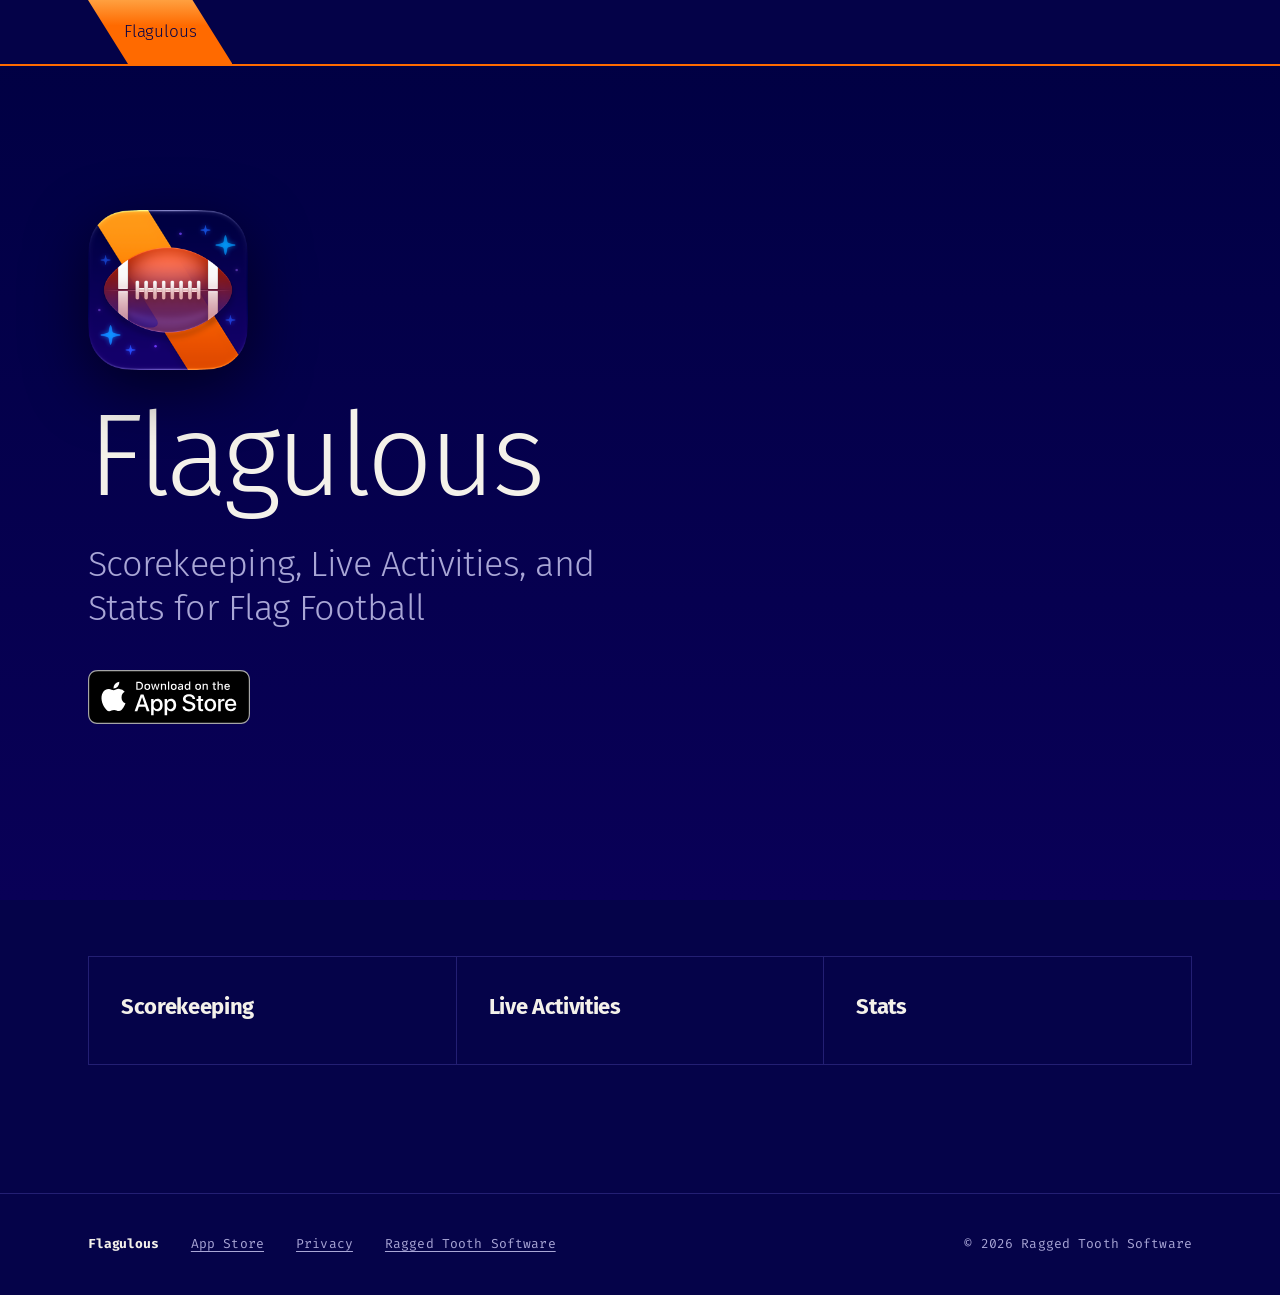
<file: index.html>
<!doctype html>
<html lang="en">
<head>
  <meta charset="utf-8">
  <meta name="viewport" content="width=device-width, initial-scale=1">
  <title>Flagulous: Scorekeeping, Live Activities, and Stats for Flag Football</title>
  <meta name="description" content="Flagulous: scorekeeping, Live Activities, and stats for flag football. From Ragged Tooth Software.">
  <meta name="apple-itunes-app" content="app-id=6762059068">
  <link rel="icon" type="image/png" href="img/favicon.png">
  <link rel="apple-touch-icon" href="img/apple-touch-icon.png">
  <link rel="preconnect" href="https://fonts.googleapis.com">
  <link rel="preconnect" href="https://fonts.gstatic.com" crossorigin>
  <link href="https://fonts.googleapis.com/css2?family=Fira+Code:wght@400;500&family=Fira+Sans:wght@300;400;500;600;700;800&display=swap" rel="stylesheet">
  <link rel="stylesheet" href="assets/css/style.css">
</head>
<body class="theme-flagulous">

  <header class="site-header">
    <div class="wrap">
      <a class="brand" href="./">Flagulous</a>
    </div>
  </header>

  <main>
    <section class="hero">
      <div class="wrap">
        <img class="app-icon" src="img/app-icon.png" width="160" height="160" alt="Flagulous app icon">
        <h1 class="display">Flagulous</h1>
        <p class="tagline">Scorekeeping, Live Activities, and Stats for Flag Football</p>
        <a class="store-badge" href="https://apps.apple.com/us/app/flagulous/id6762059068">
          <img src="img/app-store-badge.svg" width="162" height="54" alt="Download on the App Store">
        </a>
      </div>
    </section>

    <section class="section">
      <div class="wrap">
        <div class="features">
          <article class="feature">
            <h3>Scorekeeping</h3>
          </article>
          <article class="feature">
            <h3>Live Activities</h3>
          </article>
          <article class="feature">
            <h3>Stats</h3>
          </article>
        </div>
      </div>
    </section>
  </main>

  <footer class="site-footer mono">
    <div class="wrap">
      <a class="brand" href="./">Flagulous</a>
      <a href="https://apps.apple.com/us/app/flagulous/id6762059068">App Store</a>
      <a href="privacy/">Privacy</a>
      <a href="https://raggedtoothsoftware.com/">Ragged Tooth Software</a>
      <span class="copy">&copy; 2026 Ragged Tooth Software</span>
    </div>
  </footer>

</body>
</html>
</file>
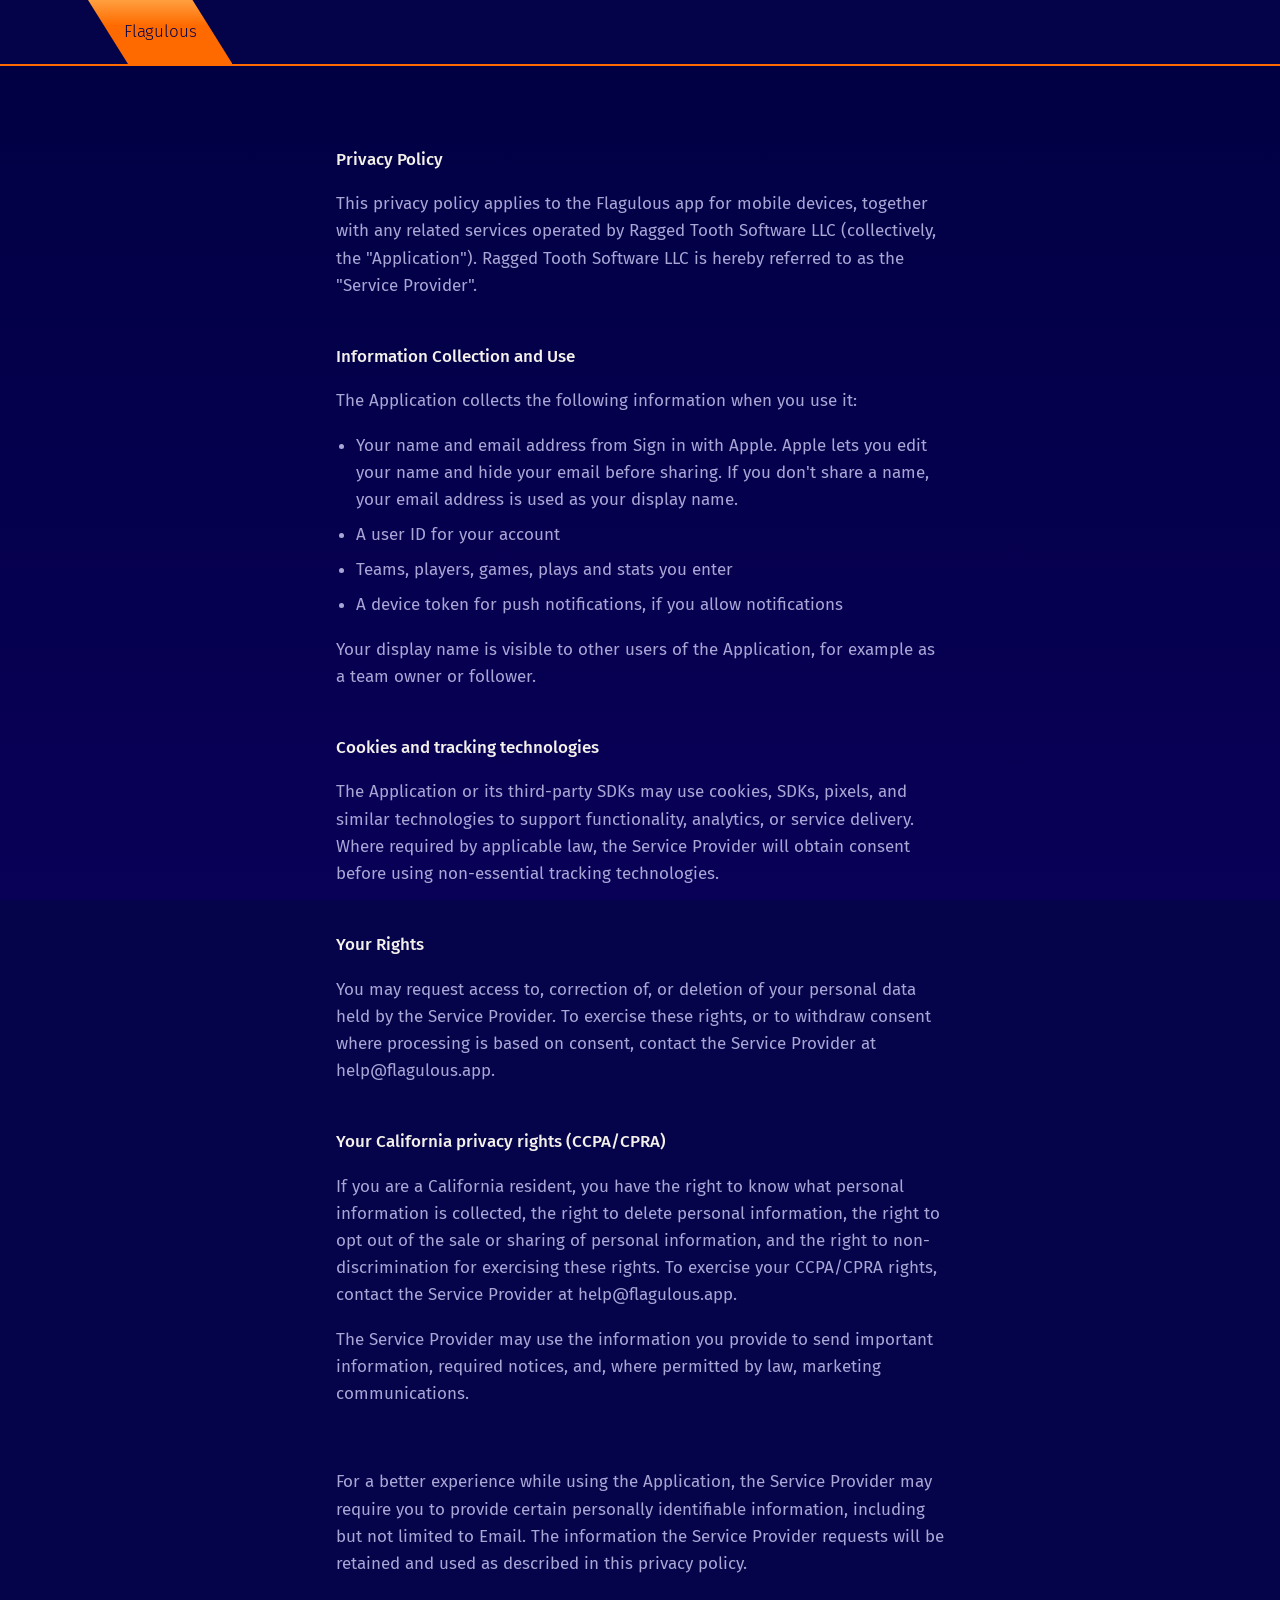
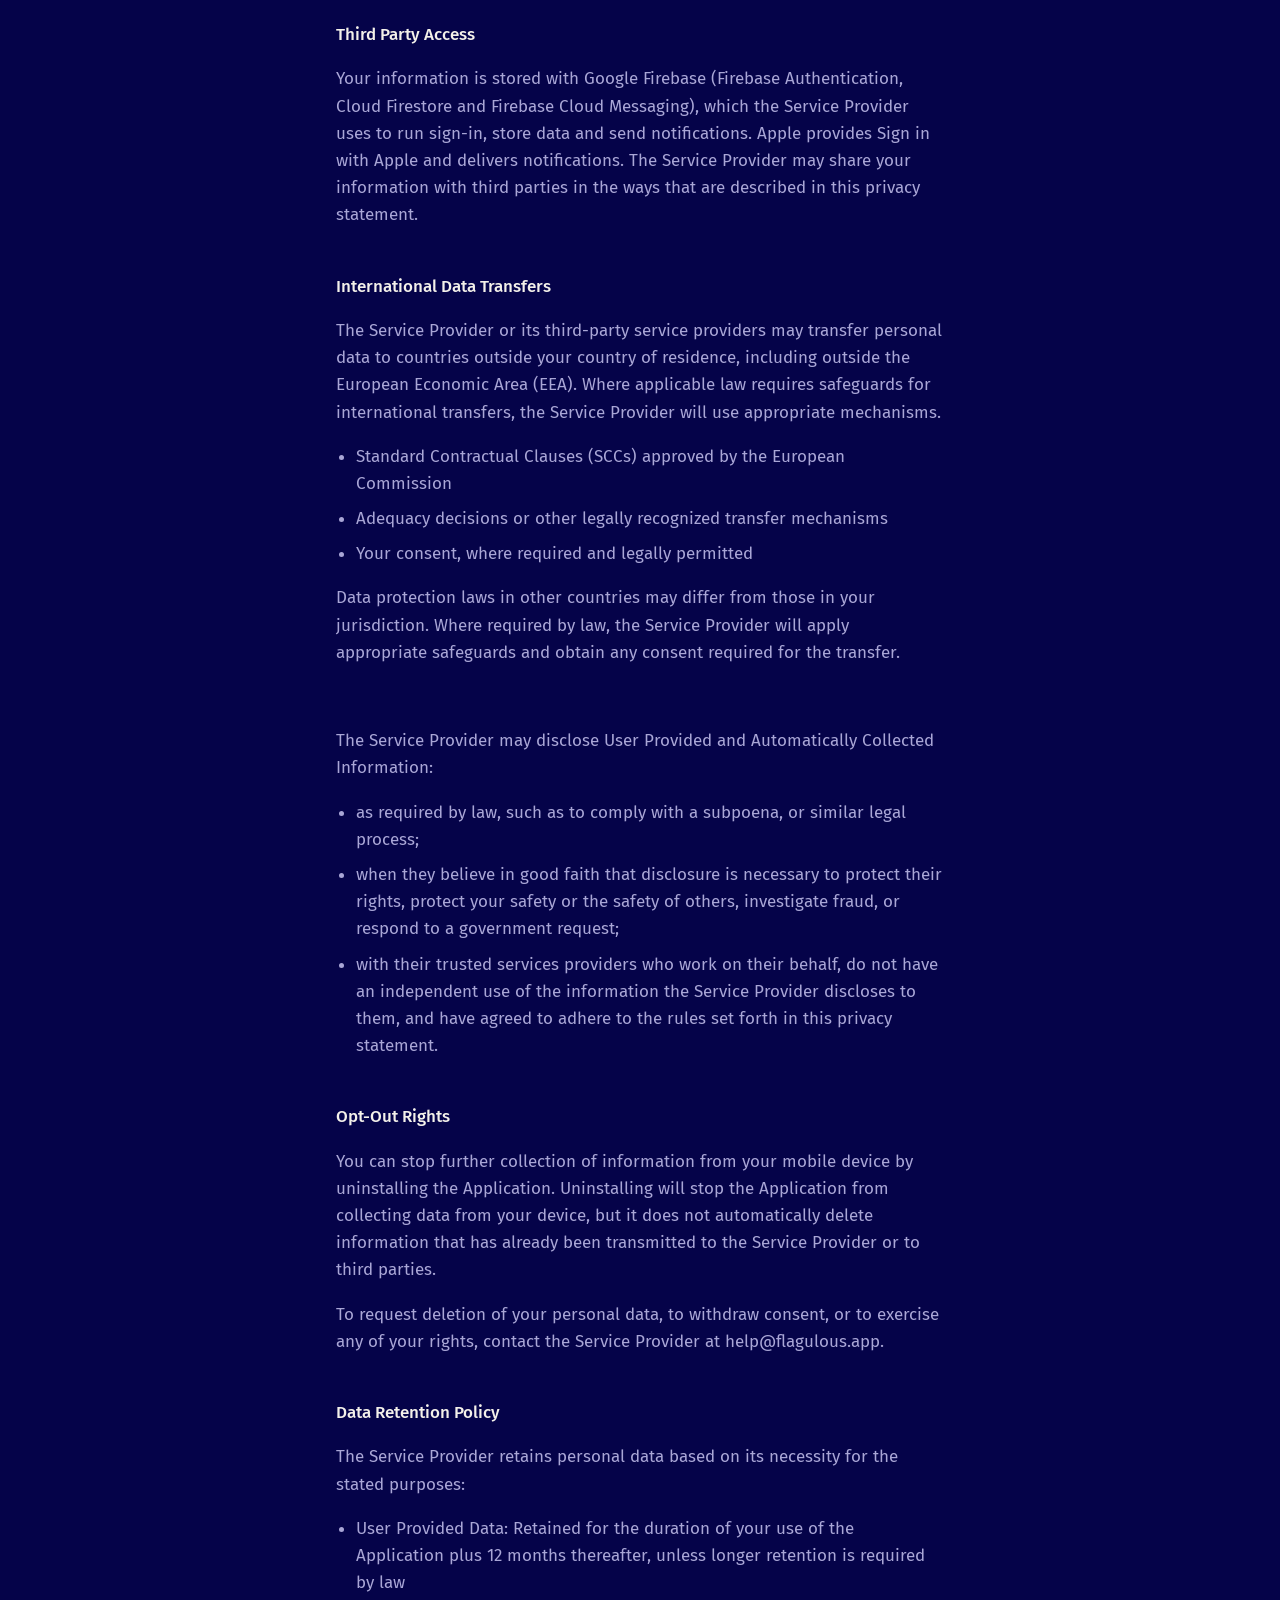
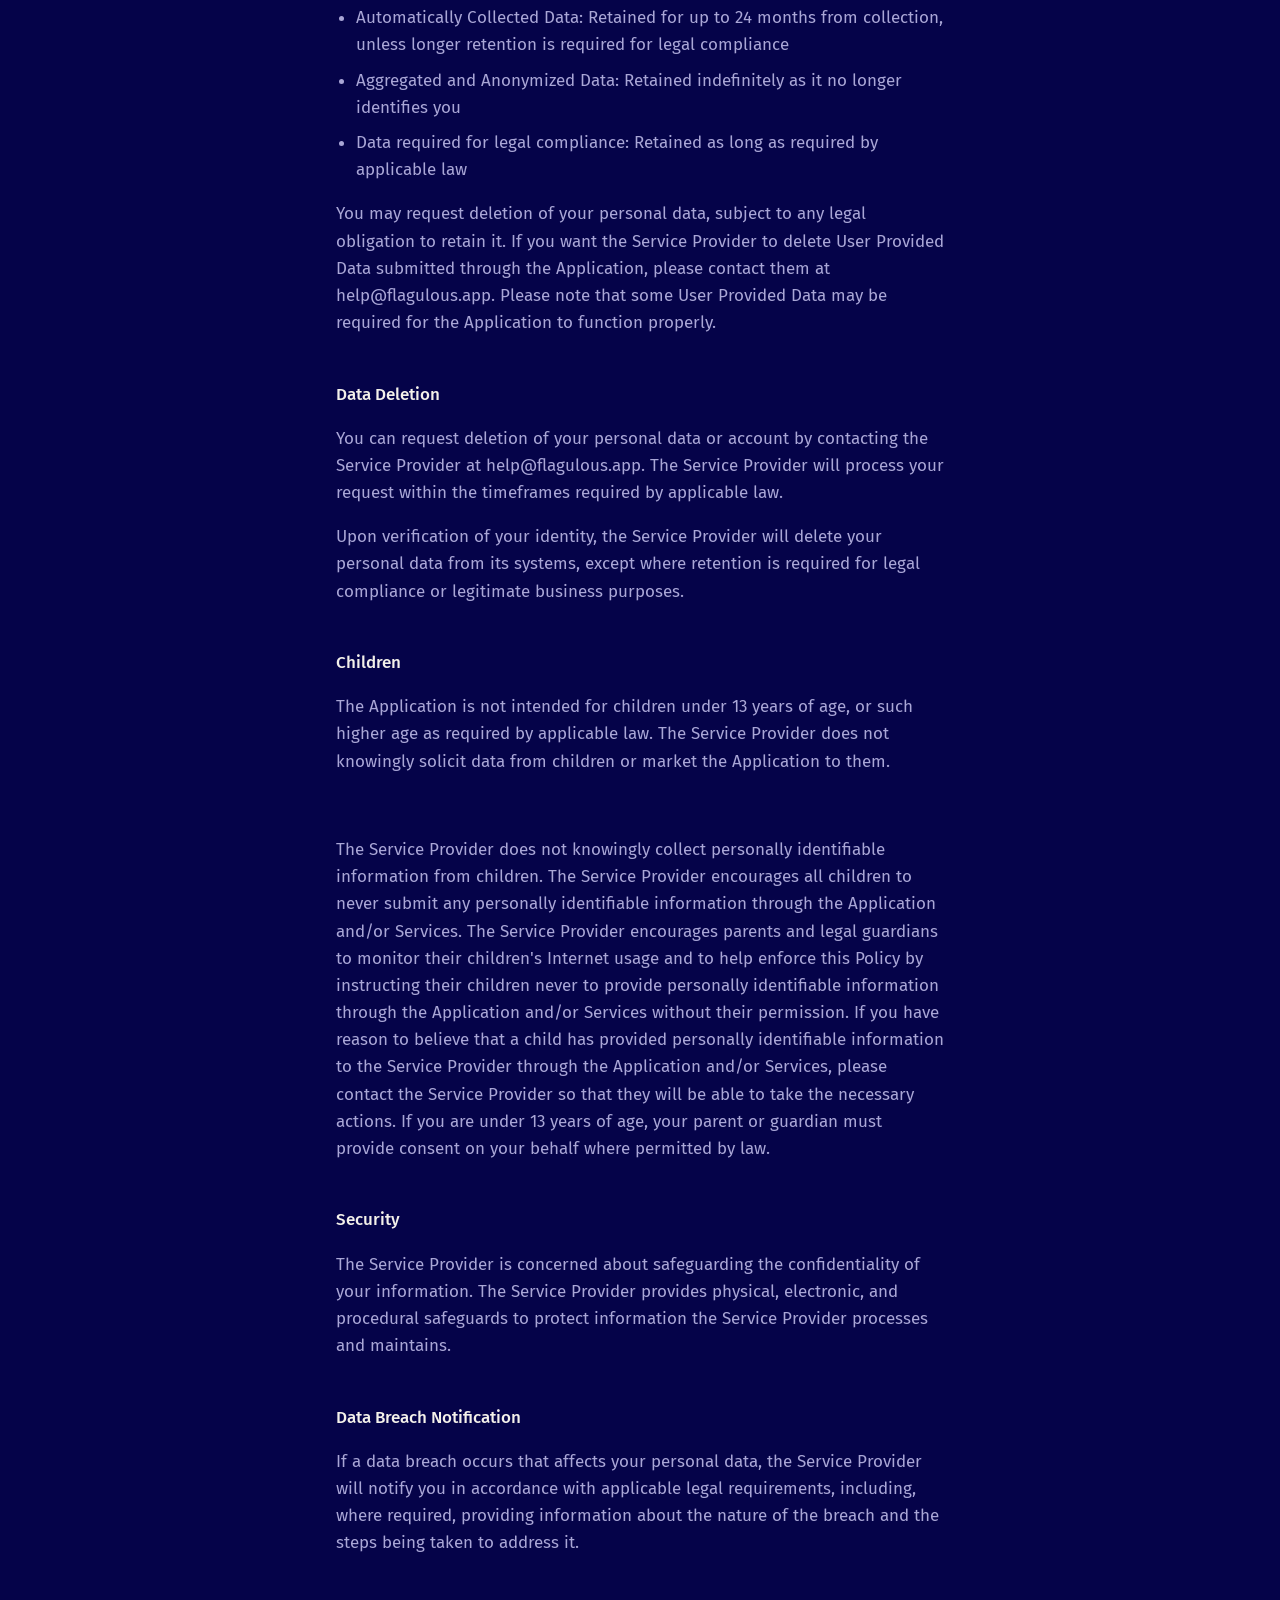
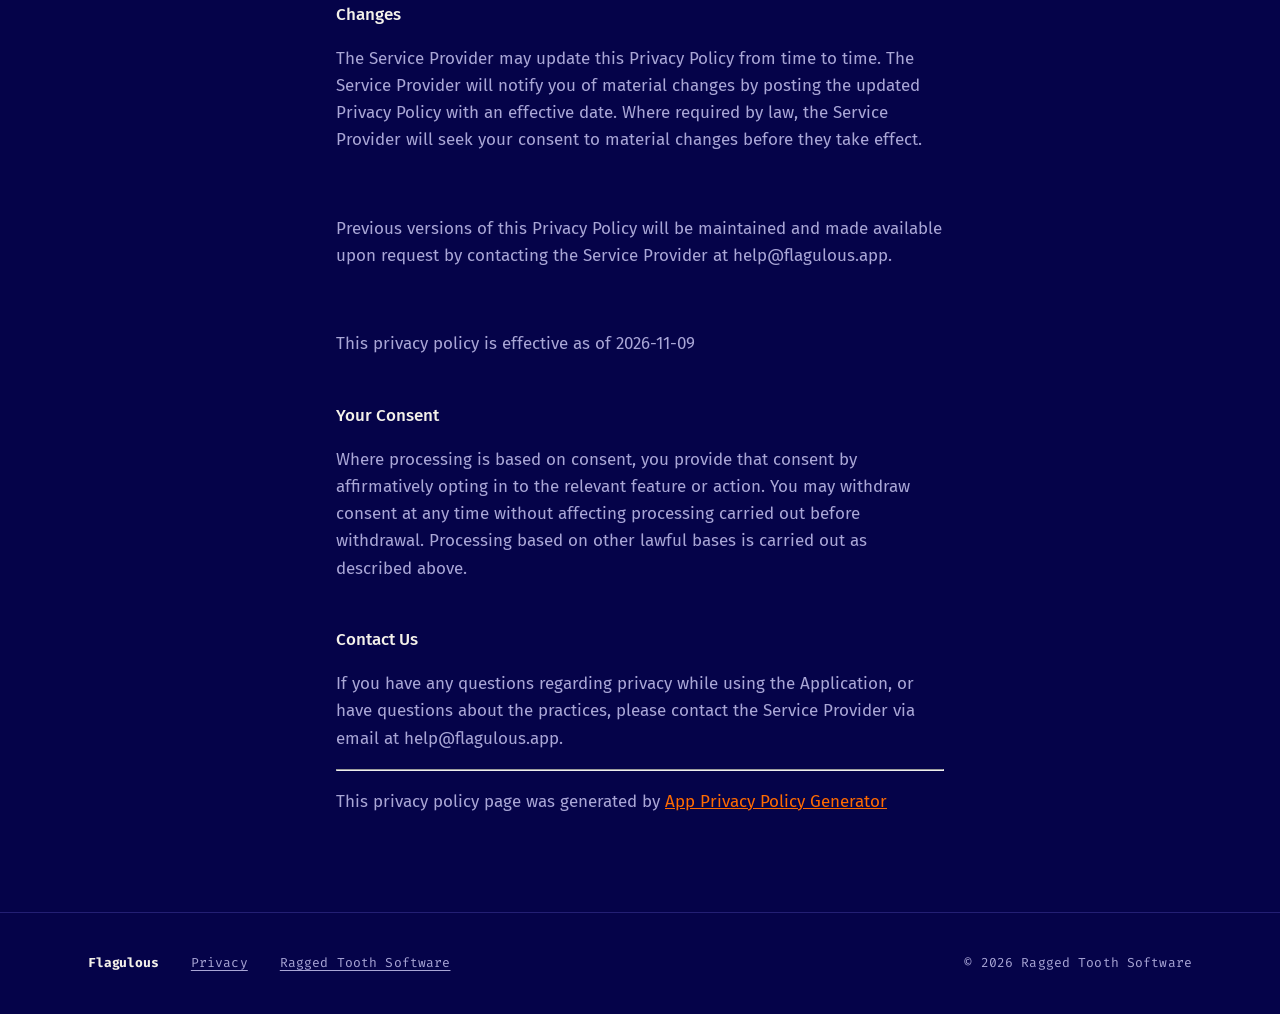
<file: privacy/index.html>
<!doctype html>
<html lang="en">
<head>
  <meta charset="utf-8">
  <meta name="viewport" content="width=device-width, initial-scale=1">
  <title>Privacy Policy</title>
  <link rel="icon" type="image/png" href="../img/favicon.png">
  <link rel="apple-touch-icon" href="../img/apple-touch-icon.png">
  <link rel="preconnect" href="https://fonts.googleapis.com">
  <link rel="preconnect" href="https://fonts.gstatic.com" crossorigin>
  <link href="https://fonts.googleapis.com/css2?family=Fira+Code:wght@400;500&family=Fira+Sans:wght@300;400;500;600;700;800&display=swap" rel="stylesheet">
  <link rel="stylesheet" href="../assets/css/style.css">
</head>
<body class="theme-flagulous">

  <header class="site-header">
    <div class="wrap">
      <a class="brand" href="../">Flagulous</a>
    </div>
  </header>

  <main class="wrap prose">
    <strong>Privacy Policy</strong><p>This privacy policy applies to the Flagulous app for mobile devices, together with any related services operated by Ragged Tooth Software LLC (collectively, the "Application"). Ragged Tooth Software LLC is hereby referred to as the "Service Provider".</p><br><strong>Information Collection and Use</strong><p>The Application collects the following information when you use it:</p><ul><li>Your name and email address from Sign in with Apple. Apple lets you edit your name and hide your email before sharing. If you don't share a name, your email address is used as your display name.</li><li>A user ID for your account</li><li>Teams, players, games, plays and stats you enter</li><li>A device token for push notifications, if you allow notifications</li></ul><p>Your display name is visible to other users of the Application, for example as a team owner or follower.</p><br><strong>Cookies and tracking technologies</strong><p>The Application or its third-party SDKs may use cookies, SDKs, pixels, and similar technologies to support functionality, analytics, or service delivery. Where required by applicable law, the Service Provider will obtain consent before using non-essential tracking technologies.</p><!----><br><strong>Your Rights</strong><p>You may request access to, correction of, or deletion of your personal data held by the Service Provider. To exercise these rights, or to withdraw consent where processing is based on consent, contact the Service Provider at help@flagulous.app.</p><br><strong>Your California privacy rights (CCPA/CPRA)</strong><p>If you are a California resident, you have the right to know what personal information is collected, the right to delete personal information, the right to opt out of the sale or sharing of personal information, and the right to non-discrimination for exercising these rights. To exercise your CCPA/CPRA rights, contact the Service Provider at help@flagulous.app.</p><!----><p>The Service Provider may use the information you provide to send important information, required notices, and, where permitted by law, marketing communications.</p><br><p>For a better experience while using the Application, the Service Provider may require you to provide certain personally identifiable information, including but not limited to Email. The information the Service Provider requests will be retained and used as described in this privacy policy.</p><br><strong>Third Party Access</strong><p>Your information is stored with Google Firebase (Firebase Authentication, Cloud Firestore and Firebase Cloud Messaging), which the Service Provider uses to run sign-in, store data and send notifications. Apple provides Sign in with Apple and delivers notifications. The Service Provider may share your information with third parties in the ways that are described in this privacy statement.</p><br><strong>International Data Transfers</strong><p>The Service Provider or its third-party service providers may transfer personal data to countries outside your country of residence, including outside the European Economic Area (EEA). Where applicable law requires safeguards for international transfers, the Service Provider will use appropriate mechanisms.</p><ul><li>Standard Contractual Clauses (SCCs) approved by the European Commission</li><li>Adequacy decisions or other legally recognized transfer mechanisms</li><li>Your consent, where required and legally permitted</li></ul><p>Data protection laws in other countries may differ from those in your jurisdiction. Where required by law, the Service Provider will apply appropriate safeguards and obtain any consent required for the transfer.</p><!----><br><p>The Service Provider may disclose User Provided and Automatically Collected Information:</p><ul><li>as required by law, such as to comply with a subpoena, or similar legal process;</li><li>when they believe in good faith that disclosure is necessary to protect their rights, protect your safety or the safety of others, investigate fraud, or respond to a government request;</li><li>with their trusted services providers who work on their behalf, do not have an independent use of the information the Service Provider discloses to them, and have agreed to adhere to the rules set forth in this privacy statement.</li></ul><p></p><br><strong>Opt-Out Rights</strong><div><p>You can stop further collection of information from your mobile device by uninstalling the Application. Uninstalling will stop the Application from collecting data from your device, but it does not automatically delete information that has already been transmitted to the Service Provider or to third parties.</p></div><!----><p>To request deletion of your personal data, to withdraw consent, or to exercise any of your rights, contact the Service Provider at help@flagulous.app.</p><br><strong>Data Retention Policy</strong><p>The Service Provider retains personal data based on its necessity for the stated purposes:</p><ul><li>User Provided Data: Retained for the duration of your use of the Application plus 12 months thereafter, unless longer retention is required by law</li><li>Automatically Collected Data: Retained for up to 24 months from collection, unless longer retention is required for legal compliance</li><li>Aggregated and Anonymized Data: Retained indefinitely as it no longer identifies you</li><li>Data required for legal compliance: Retained as long as required by applicable law</li></ul><p>You may request deletion of your personal data, subject to any legal obligation to retain it. If you want the Service Provider to delete User Provided Data submitted through the Application, please contact them at help@flagulous.app. Please note that some User Provided Data may be required for the Application to function properly.</p><div><br><strong>Data Deletion</strong><p>You can request deletion of your personal data or account by contacting the Service Provider at help@flagulous.app. The Service Provider will process your request within the timeframes required by applicable law.</p><p>Upon verification of your identity, the Service Provider will delete your personal data from its systems, except where retention is required for legal compliance or legitimate business purposes.</p></div><br><strong>Children</strong><p>The Application is not intended for children under 13 years of age, or such higher age as required by applicable law. The Service Provider does not knowingly solicit data from children or market the Application to them.</p><div><br><p>The Service Provider does not knowingly collect personally identifiable information from children. The Service Provider encourages all children to never submit any personally identifiable information through the Application and/or Services. The Service Provider encourages parents and legal guardians to monitor their children's Internet usage and to help enforce this Policy by instructing their children never to provide personally identifiable information through the Application and/or Services without their permission. If you have reason to believe that a child has provided personally identifiable information to the Service Provider through the Application and/or Services, please contact the Service Provider so that they will be able to take the necessary actions. If you are under 13 years of age, your parent or guardian must provide consent on your behalf where permitted by law.</p></div><br><strong>Security</strong><p>The Service Provider is concerned about safeguarding the confidentiality of your information. The Service Provider provides physical, electronic, and procedural safeguards to protect information the Service Provider processes and maintains.</p><br><strong>Data Breach Notification</strong><p>If a data breach occurs that affects your personal data, the Service Provider will notify you in accordance with applicable legal requirements, including, where required, providing information about the nature of the breach and the steps being taken to address it.</p><br><strong>Changes</strong><p>The Service Provider may update this Privacy Policy from time to time. The Service Provider will notify you of material changes by posting the updated Privacy Policy with an effective date. Where required by law, the Service Provider will seek your consent to material changes before they take effect.</p><br><p>Previous versions of this Privacy Policy will be maintained and made available upon request by contacting the Service Provider at help@flagulous.app.</p><br><p>This privacy policy is effective as of 2026-11-09</p><br><strong>Your Consent</strong><p>Where processing is based on consent, you provide that consent by affirmatively opting in to the relevant feature or action. You may withdraw consent at any time without affecting processing carried out before withdrawal. Processing based on other lawful bases is carried out as described above.</p><br><strong>Contact Us</strong><p>If you have any questions regarding privacy while using the Application, or have questions about the practices, please contact the Service Provider via email at help@flagulous.app.</p><hr><p><span>This privacy policy page was generated by </span><a href="https://app-privacy-policy-generator.nisrulz.com/" target="_blank" rel="noopener noreferrer">App Privacy Policy Generator </a></p>
  </main>

  <footer class="site-footer mono">
    <div class="wrap">
      <a class="brand" href="../">Flagulous</a>
      <a href="../privacy/">Privacy</a>
      <a href="https://raggedtoothsoftware.com/">Ragged Tooth Software</a>
      <span class="copy">&copy; 2026 Ragged Tooth Software</span>
    </div>
  </footer>

</body>
</html>
</file>
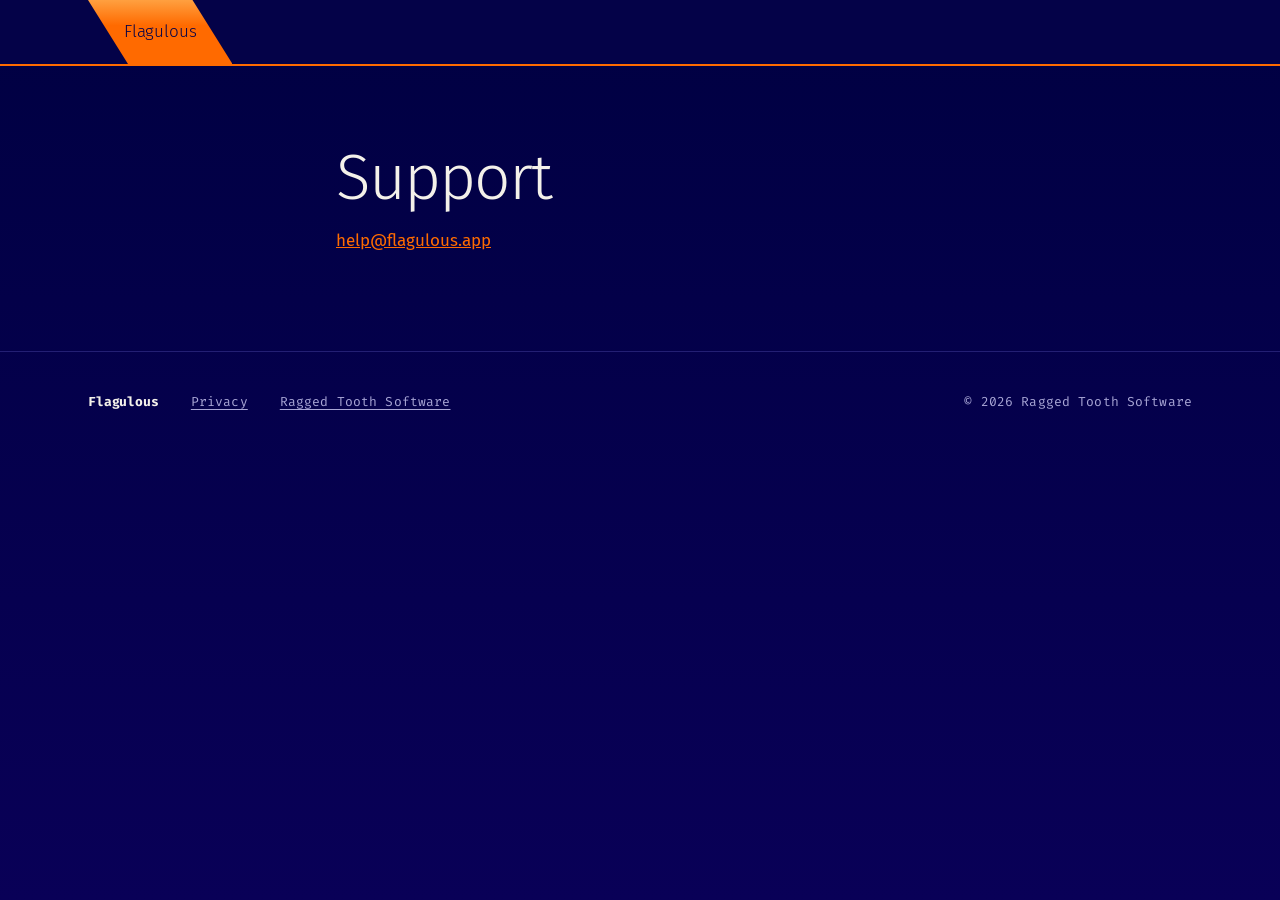
<file: support/index.html>
<!doctype html>
<html lang="en">
<head>
  <meta charset="utf-8">
  <meta name="viewport" content="width=device-width, initial-scale=1">
  <title>Support</title>
  <link rel="icon" type="image/png" href="../img/favicon.png">
  <link rel="apple-touch-icon" href="../img/apple-touch-icon.png">
  <link rel="preconnect" href="https://fonts.googleapis.com">
  <link rel="preconnect" href="https://fonts.gstatic.com" crossorigin>
  <link href="https://fonts.googleapis.com/css2?family=Fira+Code:wght@400;500&family=Fira+Sans:wght@300;400;500;600;700;800&display=swap" rel="stylesheet">
  <link rel="stylesheet" href="../assets/css/style.css">
</head>
<body class="theme-flagulous">

  <header class="site-header">
    <div class="wrap">
      <a class="brand" href="../">Flagulous</a>
    </div>
  </header>

  <main class="wrap prose">
    <h1>Support</h1>
    <p><a href="mailto:help@flagulous.app">help@flagulous.app</a></p>
  </main>

  <footer class="site-footer mono">
    <div class="wrap">
      <a class="brand" href="../">Flagulous</a>
      <a href="../privacy/">Privacy</a>
      <a href="https://raggedtoothsoftware.com/">Ragged Tooth Software</a>
      <span class="copy">&copy; 2026 Ragged Tooth Software</span>
    </div>
  </footer>

</body>
</html>
</file>
<file: assets/css/style.css>
/* ==========================================================================
   Ragged Tooth Software — shared styles
   Theme colours live in custom properties; .theme-flagulous swaps the
   charcoal background for a dark blurple.
   ========================================================================== */

:root {
  --bg: #121212;            /* charcoal */
  --bg-raised: #1b1b1b;
  --line: #2c2c2c;
  --text: #f4f1ea;
  --muted: #9a968e;
  --accent: #ff6b00;        /* bright orange */
  --accent-ink: #121212;    /* text on accent */

  --font-sans: "Fira Sans", system-ui, -apple-system, "Segoe UI", sans-serif;
  --font-mono: "Fira Code", "Fira Mono", ui-monospace, Menlo, monospace;

  --wrap: 1200px;
  --gutter: clamp(1.25rem, 4vw, 3rem);
}

/* Colours sampled from the Flagulous app icon background
   (navy #000042 at the top to indigo #090057 at the bottom). */
.theme-flagulous {
  --bg: #050349;            /* dark blurple */
  --bg-raised: #0d0a5c;
  --line: #231f73;
  --muted: #a9a6d6;
  --accent-ink: #050349;
}

body.theme-flagulous {
  background: #050349 linear-gradient(180deg, #000042 0%, #090057 100%) fixed;
}

/* ---------- Base ---------- */

*,
*::before,
*::after { box-sizing: border-box; }

html { scroll-behavior: smooth; }

body {
  margin: 0;
  background: var(--bg);
  color: var(--text);
  font-family: var(--font-sans);
  font-size: 1.0625rem;
  line-height: 1.6;
  -webkit-font-smoothing: antialiased;
}

img { max-width: 100%; display: block; }

a { color: inherit; }

::selection { background: var(--accent); color: var(--accent-ink); }

.wrap {
  width: 100%;
  max-width: var(--wrap);
  margin-inline: auto;
  padding-inline: var(--gutter);
}

.mono {
  font-family: var(--font-mono);
  font-size: 0.8125rem;
  letter-spacing: 0.01em;
}

/* ---------- Header ---------- */

.site-header {
  position: sticky;
  top: 0;
  z-index: 10;
  background: color-mix(in srgb, var(--bg) 88%, transparent);
  backdrop-filter: blur(8px);
  border-bottom: 2px solid var(--accent);
}

.site-header .wrap {
  display: flex;
  align-items: center;
  justify-content: space-between;
  gap: 1rem;
  min-height: 4rem;
}

.brand {
  font-weight: 700;
  text-decoration: none;
  letter-spacing: -0.01em;
}

.nav {
  display: flex;
  align-items: center;
  gap: 1.5rem;
}

.nav a {
  font-family: var(--font-mono);
  font-size: 0.8125rem;
  color: var(--muted);
  text-decoration: none;
  transition: color 0.15s;
}

.nav a:hover { color: var(--text); }

.nav .nav-cta {
  color: var(--text);
  border-bottom: 2px solid var(--accent);
  padding-bottom: 2px;
}

/* ---------- Hero ---------- */

.hero {
  padding-block: clamp(4rem, 12vw, 9rem) clamp(3rem, 8vw, 6rem);
}

.eyebrow {
  display: inline-flex;
  align-items: center;
  gap: 0.6rem;
  color: var(--muted);
  margin: 0 0 1.5rem;
}

.eyebrow::before {
  content: "";
  width: 0.55rem;
  height: 0.55rem;
  background: var(--accent);
}

.display {
  font-family: var(--font-sans);
  font-weight: 300;
  font-size: clamp(3rem, 9vw, 7.5rem);
  line-height: 0.95;
  letter-spacing: -0.035em;
  margin: 0 0 2rem;
  max-width: 12ch;
}

.lede {
  font-size: clamp(1.0625rem, 1.6vw, 1.25rem);
  color: var(--muted);
  max-width: 36rem;
  margin: 0 0 2.5rem;
}

.lede strong { color: var(--text); font-weight: 500; }

.app-icon {
  width: clamp(112px, 14vw, 160px);
  height: auto;
  margin-bottom: 2rem;
  filter: drop-shadow(0 18px 30px rgb(0 0 0 / 0.55));  /* follows the icon's own rounded shape */
}

.tagline {
  font-size: clamp(1.375rem, 3vw, 2.25rem);
  font-weight: 300;
  line-height: 1.2;
  letter-spacing: -0.015em;
  color: var(--muted);
  max-width: 28ch;
  margin: 0;
}

.store-badge {
  display: inline-block;
  margin-top: 2.5rem;
  line-height: 0;
  transition: transform 0.15s;
}

.store-badge:hover { transform: translateY(-2px); }

.store-badge img { height: 54px; width: auto; }

/* ---------- Buttons ---------- */

.btn {
  display: inline-flex;
  align-items: center;
  gap: 0.5rem;
  padding: 1rem 1.5rem;
  font-family: var(--font-sans);
  font-weight: 600;
  font-size: 0.9375rem;
  text-decoration: none;
  border: 2px solid var(--accent);
  background: var(--accent);
  color: var(--accent-ink);
  transition: transform 0.15s, background 0.15s, color 0.15s;
}

.btn:hover { transform: translateY(-2px); }

.btn-ghost {
  background: transparent;
  color: var(--text);
  border-color: var(--line);
}

.btn-ghost:hover { border-color: var(--text); }

.btn-row { display: flex; flex-wrap: wrap; gap: 0.75rem; }

/* ---------- Accent strip + meta row ---------- */

.strip {
  background: var(--accent);
  color: var(--accent-ink);
}

.strip .wrap {
  display: flex;
  justify-content: space-between;
  gap: 1rem;
  padding-block: 0.7rem;
  font-weight: 500;
}

.strip .live::before {
  content: "";
  display: inline-block;
  width: 0.5rem;
  height: 0.5rem;
  margin-right: 0.6rem;
  background: var(--accent-ink);
}

.meta-row {
  border-bottom: 1px solid var(--line);
}

.meta-row .wrap {
  display: grid;
  grid-template-columns: repeat(3, 1fr);
  gap: 1rem;
  padding-block: 1.1rem;
  color: var(--muted);
}

.meta-row span:nth-child(2) { text-align: center; }
.meta-row span:nth-child(3) { text-align: right; }
.meta-row b { color: var(--text); font-weight: 500; }

/* ---------- Sections ---------- */

.section {
  padding-block: clamp(4rem, 10vw, 8rem);
}

.section-title {
  font-weight: 800;
  font-size: clamp(2.5rem, 6vw, 4.75rem);
  line-height: 1;
  letter-spacing: -0.03em;
  margin: 0 0 2.5rem;
}

/* ---------- Cards ---------- */

.cards {
  display: grid;
  grid-template-columns: repeat(auto-fill, minmax(min(100%, 22rem), 1fr));
  gap: 2rem;
}

.card {
  display: flex;
  flex-direction: column;
  background: var(--bg-raised);
  border: 1px solid var(--line);
  text-decoration: none;
  transition: border-color 0.2s, transform 0.2s;
}

a.card:hover {
  border-color: var(--accent);
  transform: translateY(-4px);
}

.card-art {
  aspect-ratio: 16 / 9;
  display: grid;
  place-items: center;
  border-bottom: 1px solid var(--line);
  background:
    linear-gradient(135deg, color-mix(in srgb, var(--accent) 18%, transparent), transparent 60%),
    var(--bg);
  font-size: clamp(3rem, 8vw, 5rem);
}

.card-art.blurple {
  background:
    linear-gradient(135deg, color-mix(in srgb, var(--accent) 22%, transparent), transparent 60%),
    linear-gradient(180deg, #000042, #090057);
}

.card-icon {
  width: clamp(88px, 10vw, 120px);
  height: auto;
  filter: drop-shadow(0 14px 24px rgb(0 0 0 / 0.55));
}

.card-body { padding: 1.75rem; flex: 1; }

.card h3 {
  font-size: 1.875rem;
  font-weight: 700;
  letter-spacing: -0.02em;
  margin: 0 0 0.75rem;
}

.card p { color: var(--muted); margin: 0 0 1rem; }

.card-tags {
  display: flex;
  flex-wrap: wrap;
  gap: 0.5rem 1.25rem;
  padding: 1rem 1.75rem;
  border-top: 1px solid var(--line);
  color: var(--muted);
}

.card-tags span:first-child { color: var(--text); }

.card-link {
  color: var(--accent);
  font-weight: 600;
}

/* ---------- Feature grid ---------- */

.features {
  display: grid;
  grid-template-columns: repeat(auto-fit, minmax(min(100%, 16rem), 1fr));
  border-top: 1px solid var(--line);
  border-left: 1px solid var(--line);
}

.feature {
  padding: 2rem;
  border-right: 1px solid var(--line);
  border-bottom: 1px solid var(--line);
}

.feature .num { color: var(--accent); display: block; margin-bottom: 2.5rem; }

.feature h3 {
  font-size: 1.375rem;
  font-weight: 700;
  letter-spacing: -0.015em;
  margin: 0 0 0.5rem;
}

.feature p { color: var(--muted); margin: 0; }

/* ---------- Quote ---------- */

.quote {
  border-left: 4px solid var(--accent);
  padding-left: clamp(1.25rem, 3vw, 2.5rem);
  max-width: 52rem;
}

.quote p {
  font-size: clamp(1.75rem, 3.6vw, 3rem);
  font-weight: 700;
  line-height: 1.1;
  letter-spacing: -0.025em;
  margin: 0 0 1.25rem;
}

.quote cite { font-style: normal; color: var(--muted); }

/* ---------- Accent CTA block ---------- */

.cta {
  background: var(--accent);
  color: var(--accent-ink);
}

.cta .eyebrow { color: var(--accent-ink); }
.cta .eyebrow::before { background: var(--accent-ink); }

.cta .display {
  font-size: clamp(2.5rem, 7vw, 5.5rem);
  max-width: 16ch;
  margin-bottom: 1.5rem;
}

.cta p { max-width: 34rem; margin: 0 0 2.5rem; }

.cta-link {
  display: inline-block;
  font-size: clamp(1.5rem, 3vw, 2.25rem);
  font-weight: 600;
  text-decoration: none;
  border-bottom: 3px solid currentColor;
  padding-bottom: 0.4rem;
}

.cta-link:hover { opacity: 0.75; }

/* ---------- Footer ---------- */

.site-footer {
  border-top: 1px solid var(--line);
  padding-block: 2.5rem;
  color: var(--muted);
}

.site-footer .wrap {
  display: flex;
  flex-wrap: wrap;
  align-items: center;
  gap: 1rem 2rem;
}

.site-footer .brand { color: var(--text); }
.site-footer a:not(.brand) { text-decoration: underline; text-underline-offset: 3px; }
.site-footer a:hover { color: var(--accent); }
.site-footer .copy { margin-left: auto; }

/* ---------- Responsive ---------- */

@media (max-width: 720px) {
  .nav a:not(.nav-cta) { display: none; }
  .strip .wrap { flex-direction: column; gap: 0.25rem; }
  .meta-row .wrap { grid-template-columns: 1fr; gap: 0.4rem; }
  .meta-row span:nth-child(n) { text-align: left; }
  .site-footer .copy { margin-left: 0; }
}

@media (prefers-reduced-motion: reduce) {
  html { scroll-behavior: auto; }
  * { transition: none !important; }
}

/* ---------- Flagulous header flag ----------
   Same diagonal band as the app icon's flag (top-left to bottom-right,
   light orange at the top to the accent orange at the bottom). */

.theme-flagulous .site-header .wrap { align-items: stretch; }

.theme-flagulous .site-header .brand {
  position: relative;
  display: flex;
  align-items: center;
  padding-inline: 2.25rem;
  color: var(--accent-ink);
  font-weight: 300;
}

.theme-flagulous .site-header .brand::before {
  content: "";
  position: absolute;
  inset: 0;
  z-index: -1;
  background: linear-gradient(180deg, #ffa040 0%, #ff6a00 40%);
  clip-path: polygon(0 0, calc(100% - 2.5rem) 0, 100% 100%, 2.5rem 100%);
}

/* ---------- Text pages (privacy, support) ---------- */

.prose {
  max-width: 44rem;
  padding-block: clamp(3rem, 8vw, 5rem);
}

.prose h1 {
  font-weight: 300;
  font-size: clamp(2.5rem, 6vw, 4rem);
  line-height: 1;
  letter-spacing: -0.03em;
  margin: 0 0 0.75rem;
}

.prose .updated { color: var(--muted); margin: 0 0 3rem; }

.prose h2 {
  font-size: 1.375rem;
  font-weight: 600;
  margin: 2.5rem 0 0.75rem;
}

.prose p, .prose li { color: var(--muted); }
.prose strong { color: var(--text); font-weight: 500; }
.prose ul { padding-left: 1.25rem; }
.prose li { margin-bottom: 0.5rem; }
.prose a { color: var(--accent); }
</file>
